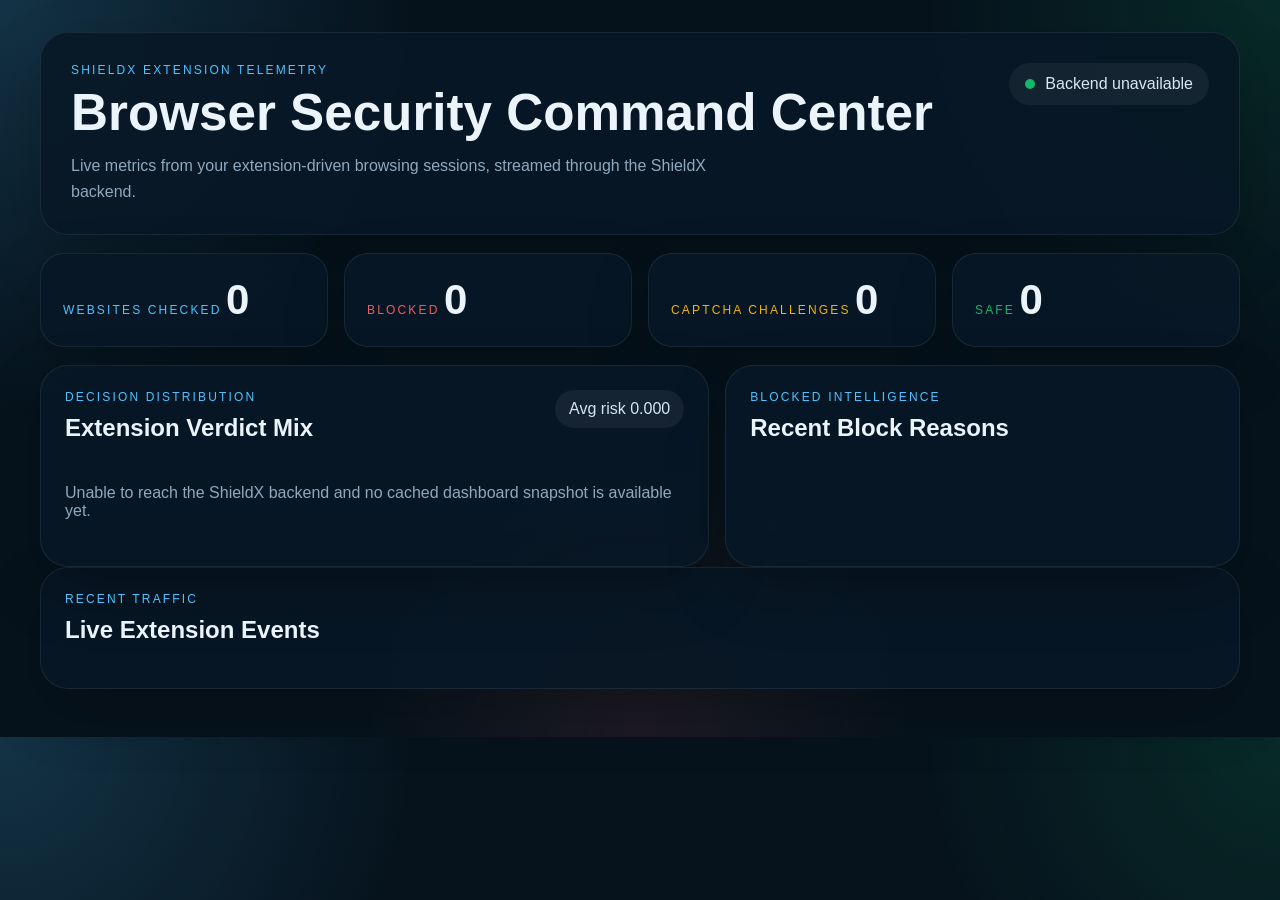
<file: dashboard/index.html>
<!DOCTYPE html>
<html lang="en">
<head>
  <meta charset="UTF-8" />
  <meta name="viewport" content="width=device-width, initial-scale=1.0" />
  <title>ShieldX Telemetry Dashboard</title>
  <link rel="stylesheet" href="styles.css" />
</head>
<body>
  <div class="shell">
    <header class="hero">
      <div>
        <p class="eyebrow">ShieldX Extension Telemetry</p>
        <h1>Browser Security Command Center</h1>
        <p class="hero-copy">Live metrics from your extension-driven browsing sessions, streamed through the ShieldX backend.</p>
      </div>
      <div class="hero-badge">
        <span class="pulse"></span>
        <span id="live-status">Syncing live data</span>
      </div>
    </header>

    <section class="stats-grid">
      <article class="stat-card">
        <span class="stat-label">Websites Checked</span>
        <strong id="total-events">0</strong>
      </article>
      <article class="stat-card blocked">
        <span class="stat-label">Blocked</span>
        <strong id="blocked-count">0</strong>
      </article>
      <article class="stat-card challenged">
        <span class="stat-label">Captcha Challenges</span>
        <strong id="challenged-count">0</strong>
      </article>
      <article class="stat-card allowed">
        <span class="stat-label">Safe</span>
        <strong id="allowed-count">0</strong>
      </article>
    </section>

    <section class="layout-grid">
      <article class="panel chart-panel">
        <div class="panel-header">
          <div>
            <p class="panel-eyebrow">Decision Distribution</p>
            <h2>Extension Verdict Mix</h2>
          </div>
          <span id="average-risk" class="risk-pill">Avg risk 0.000</span>
        </div>
        <div id="decision-bars" class="bars"></div>
      </article>

      <article class="panel summary-panel">
        <div class="panel-header">
          <div>
            <p class="panel-eyebrow">Blocked Intelligence</p>
            <h2>Recent Block Reasons</h2>
          </div>
        </div>
        <div id="blocked-list" class="stack-list"></div>
      </article>
    </section>

    <section class="panel">
      <div class="panel-header">
        <div>
          <p class="panel-eyebrow">Recent Traffic</p>
          <h2>Live Extension Events</h2>
        </div>
      </div>
      <div id="events-table" class="events-table"></div>
    </section>
  </div>

  <script src="app.js"></script>
</body>
</html>
</file>
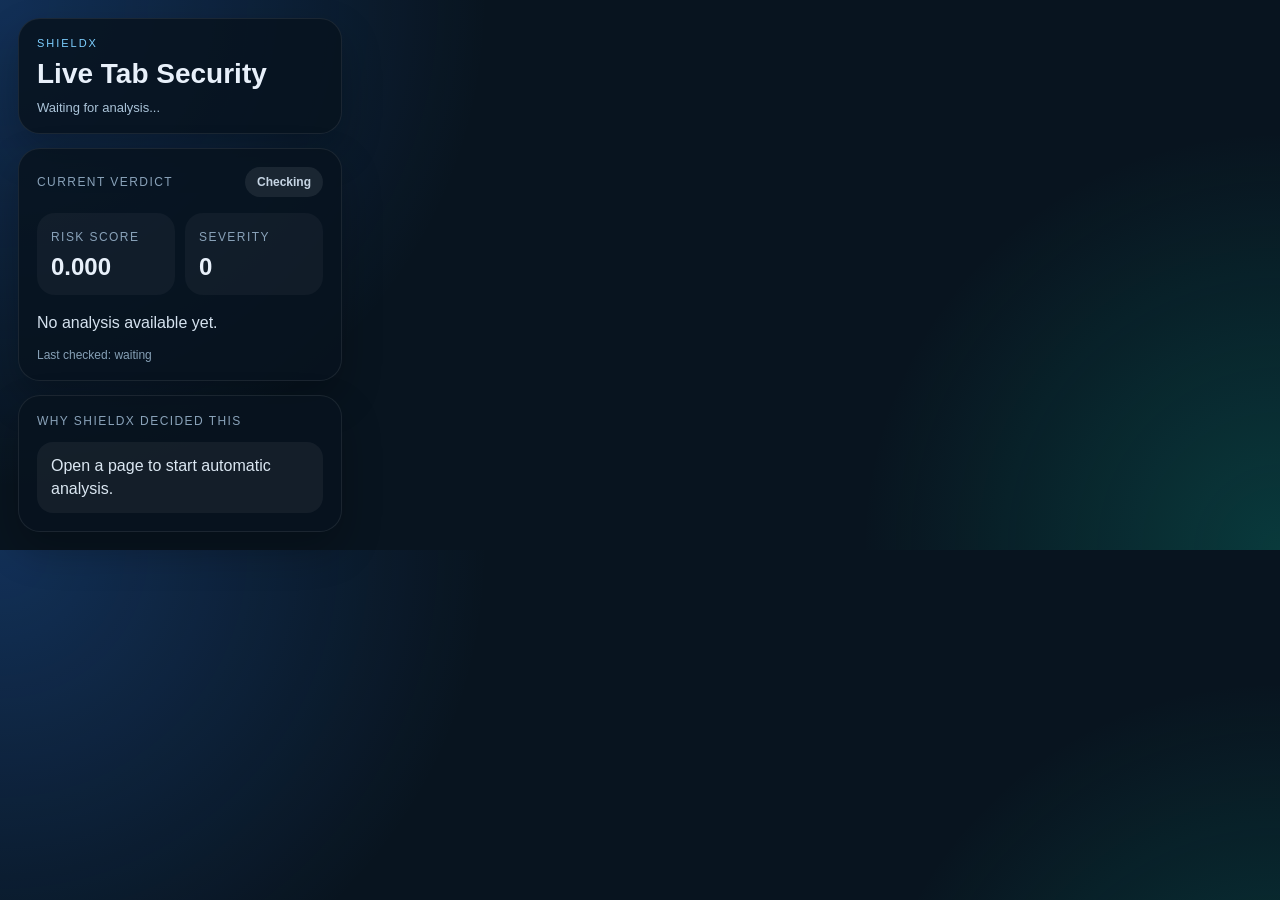
<file: extension/popup.html>
<!DOCTYPE html>
<html lang="en">
<head>
  <meta charset="UTF-8" />
  <meta name="viewport" content="width=device-width, initial-scale=1.0" />
  <title>ShieldX</title>
  <link rel="stylesheet" href="popup.css" />
</head>
<body>
  <main class="popup-shell">
    <section class="hero-card">
      <div class="eyebrow">ShieldX</div>
      <h1>Live Tab Security</h1>
      <p id="site-url" class="site-url">Waiting for analysis...</p>
    </section>

    <section class="status-card">
      <div class="status-row">
        <span class="status-label">Current verdict</span>
        <span id="verdict-pill" class="verdict-pill neutral">Checking</span>
      </div>
      <div class="metric-grid">
        <div class="metric-card">
          <span class="metric-label">Risk Score</span>
          <strong id="risk-score">0.000</strong>
        </div>
        <div class="metric-card">
          <span class="metric-label">Severity</span>
          <strong id="severity-score">0</strong>
        </div>
      </div>
      <p id="summary" class="summary-text">No analysis available yet.</p>
      <p id="checked-at" class="timestamp">Last checked: waiting</p>
    </section>

    <section class="reasons-card">
      <div class="section-title">Why ShieldX Decided This</div>
      <ul id="reasons-list" class="reasons-list">
        <li class="reason-item">Open a page to start automatic analysis.</li>
      </ul>
    </section>
  </main>

  <script src="popup.js"></script>
</body>
</html>
</file>
<file: dashboard/styles.css>
:root {
    --bg: #06131d;
    --panel: rgba(8, 24, 38, 0.9);
    --line: rgba(255, 255, 255, 0.08);
    --text: #ebf3fb;
    --muted: #90a8be;
    --safe: #12b76a;
    --warn: #f4b400;
    --block: #f15b5b;
    --accent: #4fc3ff;
}

* {
    box-sizing: border-box;
}

body {
    margin: 0;
    font-family: "Segoe UI", Arial, sans-serif;
    background:
        radial-gradient(circle at top left, rgba(79, 195, 255, 0.18), transparent 28%),
        radial-gradient(circle at top right, rgba(18, 183, 106, 0.14), transparent 24%),
        radial-gradient(circle at bottom, rgba(241, 91, 91, 0.1), transparent 28%),
        var(--bg);
    color: var(--text);
}

.shell {
    width: min(1200px, calc(100% - 32px));
    margin: 0 auto;
    padding: 32px 0 48px;
}

.hero,
.panel,
.stat-card {
    border: 1px solid var(--line);
    background: var(--panel);
    box-shadow: 0 24px 60px rgba(0, 0, 0, 0.22);
}

.hero {
    border-radius: 28px;
    padding: 30px;
    display: flex;
    justify-content: space-between;
    gap: 24px;
    align-items: flex-start;
}

.eyebrow,
.panel-eyebrow,
.stat-label {
    margin: 0 0 10px;
    font-size: 12px;
    letter-spacing: 0.18em;
    text-transform: uppercase;
    color: var(--accent);
}

h1,
h2,
p {
    margin: 0;
}

h1 {
    font-size: clamp(34px, 4vw, 52px);
    line-height: 1.02;
}

.hero-copy {
    margin-top: 14px;
    max-width: 700px;
    color: var(--muted);
    line-height: 1.6;
}

.hero-badge {
    display: inline-flex;
    align-items: center;
    gap: 10px;
    padding: 12px 16px;
    border-radius: 999px;
    background: rgba(255, 255, 255, 0.05);
    color: #d9e7f4;
    white-space: nowrap;
}

.pulse {
    width: 10px;
    height: 10px;
    border-radius: 999px;
    background: var(--safe);
    box-shadow: 0 0 0 0 rgba(18, 183, 106, 0.5);
    animation: pulse 1.8s infinite;
}

@keyframes pulse {
    0% { box-shadow: 0 0 0 0 rgba(18, 183, 106, 0.5); }
    70% { box-shadow: 0 0 0 14px rgba(18, 183, 106, 0); }
    100% { box-shadow: 0 0 0 0 rgba(18, 183, 106, 0); }
}

.stats-grid {
    margin-top: 18px;
    display: grid;
    grid-template-columns: repeat(4, minmax(0, 1fr));
    gap: 16px;
}

.stat-card {
    border-radius: 24px;
    padding: 22px;
}

.stat-card strong {
    font-size: 42px;
}

.stat-card.blocked .stat-label { color: var(--block); }
.stat-card.challenged .stat-label { color: var(--warn); }
.stat-card.allowed .stat-label { color: var(--safe); }

.layout-grid {
    margin-top: 18px;
    display: grid;
    grid-template-columns: 1.3fr 1fr;
    gap: 16px;
}

.panel {
    border-radius: 28px;
    padding: 24px;
}

.panel-header {
    display: flex;
    justify-content: space-between;
    align-items: flex-start;
    gap: 16px;
    margin-bottom: 20px;
}

.risk-pill {
    padding: 10px 14px;
    border-radius: 999px;
    background: rgba(255, 255, 255, 0.06);
    color: #d3e4f5;
}

.bars {
    display: grid;
    gap: 14px;
}

.bar-row {
    display: grid;
    grid-template-columns: 110px 1fr 50px;
    gap: 12px;
    align-items: center;
}

.bar-track {
    height: 16px;
    border-radius: 999px;
    background: rgba(255, 255, 255, 0.06);
    overflow: hidden;
}

.bar-fill {
    height: 100%;
    border-radius: inherit;
}

.bar-fill.allow {
    background: linear-gradient(90deg, rgba(18, 183, 106, 0.7), var(--safe));
}

.bar-fill.challenge {
    background: linear-gradient(90deg, rgba(244, 180, 0, 0.7), var(--warn));
}

.bar-fill.block {
    background: linear-gradient(90deg, rgba(241, 91, 91, 0.7), var(--block));
}

.stack-list {
    display: grid;
    gap: 12px;
}

.stack-item,
.event-row {
    border-radius: 18px;
    padding: 16px;
    background: rgba(255, 255, 255, 0.04);
}

.stack-item h3,
.event-main {
    margin-bottom: 8px;
    font-size: 16px;
}

.stack-item p,
.event-meta,
.event-reasons {
    color: var(--muted);
    line-height: 1.5;
}

.events-table {
    display: grid;
    gap: 12px;
}

.event-header {
    display: flex;
    justify-content: space-between;
    align-items: center;
    gap: 12px;
}

.pill {
    padding: 7px 11px;
    border-radius: 999px;
    font-size: 12px;
    font-weight: 700;
}

.pill.allow { background: rgba(18, 183, 106, 0.15); color: #7ce1a9; }
.pill.challenge { background: rgba(244, 180, 0, 0.15); color: #ffd769; }
.pill.block { background: rgba(241, 91, 91, 0.15); color: #ff9f9f; }

.empty-state {
    color: var(--muted);
    padding: 22px 0;
}

@media (max-width: 960px) {
    .stats-grid,
    .layout-grid {
        grid-template-columns: 1fr;
    }

    .hero {
        flex-direction: column;
    }
}
</file>
<file: extension/popup.css>
body {
    margin: 0;
    width: 360px;
    min-height: 480px;
    font-family: "Segoe UI", Arial, sans-serif;
    background:
        radial-gradient(circle at top left, rgba(49, 132, 255, 0.25), transparent 35%),
        radial-gradient(circle at bottom right, rgba(13, 191, 162, 0.22), transparent 30%),
        #08141f;
    color: #e8f0fa;
}

.popup-shell {
    padding: 18px;
    display: grid;
    gap: 14px;
}

.hero-card,
.status-card,
.reasons-card {
    border-radius: 22px;
    padding: 18px;
    background: rgba(8, 19, 31, 0.86);
    border: 1px solid rgba(255, 255, 255, 0.08);
    box-shadow: 0 18px 40px rgba(0, 0, 0, 0.24);
}

.eyebrow {
    font-size: 11px;
    letter-spacing: 0.18em;
    text-transform: uppercase;
    color: #7dcfff;
    margin-bottom: 10px;
}

h1 {
    margin: 0;
    font-size: 28px;
    line-height: 1.05;
}

.site-url {
    margin: 12px 0 0;
    color: #aac3d8;
    word-break: break-word;
    font-size: 13px;
}

.status-row {
    display: flex;
    justify-content: space-between;
    align-items: center;
    gap: 12px;
}

.status-label,
.section-title,
.metric-label {
    font-size: 12px;
    text-transform: uppercase;
    letter-spacing: 0.12em;
    color: #89a2b9;
}

.verdict-pill {
    padding: 8px 12px;
    border-radius: 999px;
    font-size: 12px;
    font-weight: 700;
}

.verdict-pill.allow {
    background: rgba(15, 157, 88, 0.18);
    color: #6ce3a3;
}

.verdict-pill.challenge {
    background: rgba(244, 180, 0, 0.18);
    color: #ffd56b;
}

.verdict-pill.block {
    background: rgba(219, 68, 55, 0.18);
    color: #ff8f85;
}

.verdict-pill.neutral {
    background: rgba(255, 255, 255, 0.08);
    color: #c6d5e4;
}

.metric-grid {
    display: grid;
    grid-template-columns: repeat(2, minmax(0, 1fr));
    gap: 10px;
    margin-top: 16px;
}

.metric-card {
    border-radius: 18px;
    padding: 14px;
    background: rgba(255, 255, 255, 0.04);
}

.metric-card strong {
    display: block;
    margin-top: 8px;
    font-size: 24px;
}

.summary-text {
    margin: 16px 0 0;
    line-height: 1.55;
    color: #d5e2ef;
}

.timestamp {
    margin: 12px 0 0;
    font-size: 12px;
    color: #86a0b6;
}

.reasons-list {
    margin: 14px 0 0;
    padding: 0;
    list-style: none;
    display: grid;
    gap: 10px;
}

.reason-item {
    border-radius: 16px;
    padding: 12px 14px;
    background: rgba(255, 255, 255, 0.05);
    color: #dbe7f2;
    line-height: 1.45;
}
</file>
